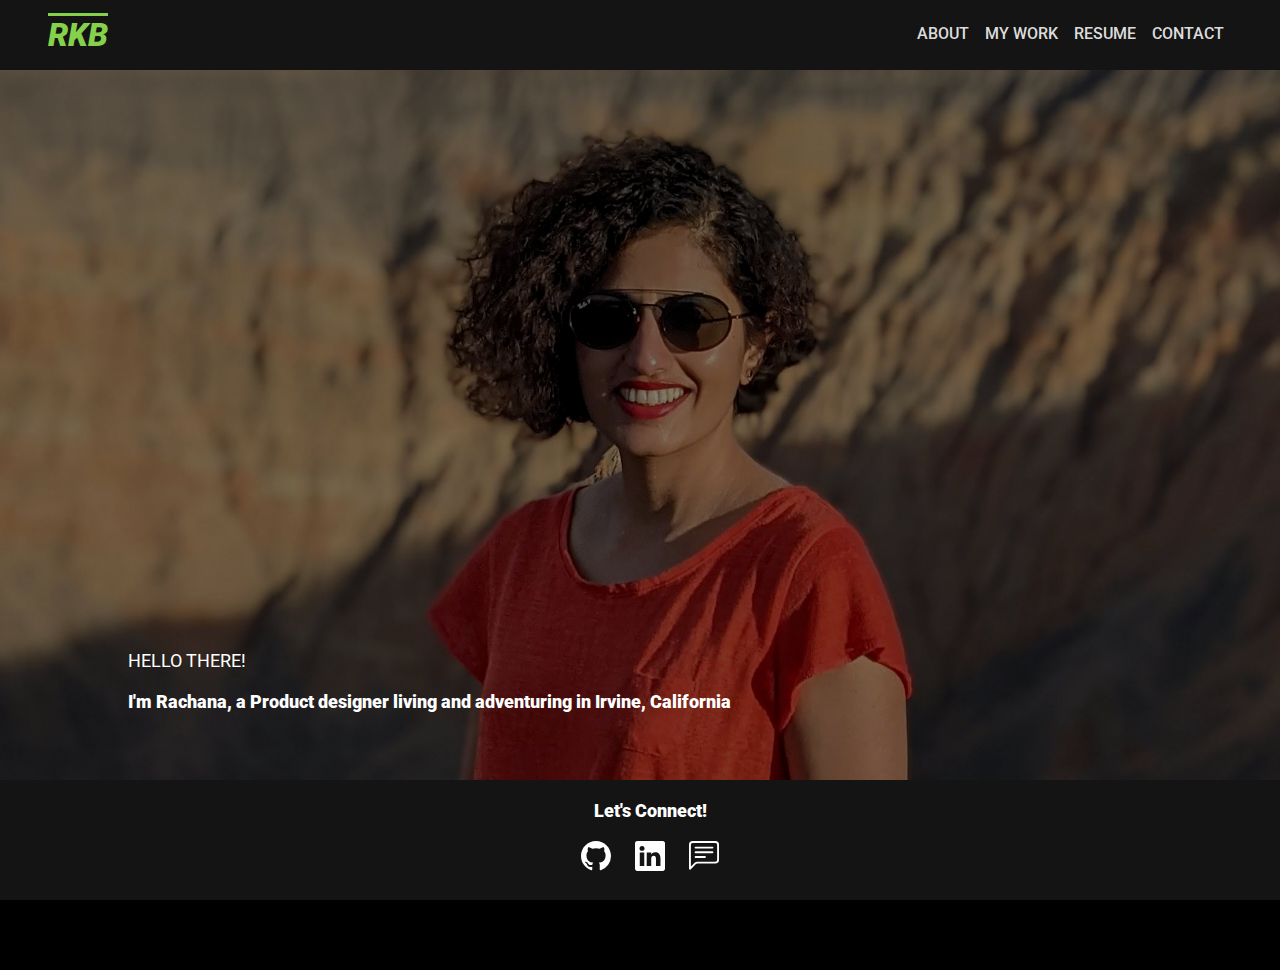
<file: index.html>
<html>
  <head>
    <meta charset="utf-8" />
    <meta http-equiv="X-UA-Compatible" content="IE=edge" />
    <title>RKB</title>
    <meta name="viewport" content="width=device-width, initial-scale=1" />
    <link rel="stylesheet" type="text/css" media="screen" href="css/style.css" />
  </head>
  <body>


    <!-- Nav Bar section -->
    <nav>
        <input type="checkbox" id="check" />
        <label for="check" class="menu">
            <svg xmlns="http://www.w3.org/2000/svg" width="30" height="30" fill="currentColor" class="bi bi-list" viewBox="0 0 16 16">
                <path fill-rule="evenodd" d="M2.5 12a.5.5 0 0 1 .5-.5h10a.5.5 0 0 1 0 1H3a.5.5 0 0 1-.5-.5m0-4a.5.5 0 0 1 .5-.5h10a.5.5 0 0 1 0 1H3a.5.5 0 0 1-.5-.5m0-4a.5.5 0 0 1 .5-.5h10a.5.5 0 0 1 0 1H3a.5.5 0 0 1-.5-.5"/>
              </svg>
        </label>
      <div class="logo">
        <h1>RKB</h1>
      </div>
      <div class="nav-items">
        <ul class="overview">
            <li>
                <a href="#"
                  ><svg xmlns="http://www.w3.org/2000/svg" width="16" height="16" fill="currentColor" class="bi bi-person-lines-fill" viewBox="0 0 16 16">
                    <path d="M6 8a3 3 0 1 0 0-6 3 3 0 0 0 0 6m-5 6s-1 0-1-1 1-4 6-4 6 3 6 4-1 1-1 1zM11 3.5a.5.5 0 0 1 .5-.5h4a.5.5 0 0 1 0 1h-4a.5.5 0 0 1-.5-.5m.5 2.5a.5.5 0 0 0 0 1h4a.5.5 0 0 0 0-1zm2 3a.5.5 0 0 0 0 1h2a.5.5 0 0 0 0-1zm0 3a.5.5 0 0 0 0 1h2a.5.5 0 0 0 0-1z"/>
                  </svg>
                  ABOUT</a
                >
              </li>
              <li>
                <a href="#">
                    <svg xmlns="http://www.w3.org/2000/svg" width="16" height="16" fill="currentColor" class="bi bi-card-checklist" viewBox="0 0 16 16">
                        <path d="M14.5 3a.5.5 0 0 1 .5.5v9a.5.5 0 0 1-.5.5h-13a.5.5 0 0 1-.5-.5v-9a.5.5 0 0 1 .5-.5zm-13-1A1.5 1.5 0 0 0 0 3.5v9A1.5 1.5 0 0 0 1.5 14h13a1.5 1.5 0 0 0 1.5-1.5v-9A1.5 1.5 0 0 0 14.5 2z"/>
                        <path d="M7 5.5a.5.5 0 0 1 .5-.5h5a.5.5 0 0 1 0 1h-5a.5.5 0 0 1-.5-.5m-1.496-.854a.5.5 0 0 1 0 .708l-1.5 1.5a.5.5 0 0 1-.708 0l-.5-.5a.5.5 0 1 1 .708-.708l.146.147 1.146-1.147a.5.5 0 0 1 .708 0M7 9.5a.5.5 0 0 1 .5-.5h5a.5.5 0 0 1 0 1h-5a.5.5 0 0 1-.5-.5m-1.496-.854a.5.5 0 0 1 0 .708l-1.5 1.5a.5.5 0 0 1-.708 0l-.5-.5a.5.5 0 0 1 .708-.708l.146.147 1.146-1.147a.5.5 0 0 1 .708 0"/>
                      </svg>
                  MY WORK</a
                >
              </li>
              <li>
                <a href="#"
                  ><svg xmlns="http://www.w3.org/2000/svg" width="16" height="16" fill="currentColor" class="bi bi-file-earmark-text-fill" viewBox="0 0 16 16">
                    <path d="M9.293 0H4a2 2 0 0 0-2 2v12a2 2 0 0 0 2 2h8a2 2 0 0 0 2-2V4.707A1 1 0 0 0 13.707 4L10 .293A1 1 0 0 0 9.293 0M9.5 3.5v-2l3 3h-2a1 1 0 0 1-1-1M4.5 9a.5.5 0 0 1 0-1h7a.5.5 0 0 1 0 1zM4 10.5a.5.5 0 0 1 .5-.5h7a.5.5 0 0 1 0 1h-7a.5.5 0 0 1-.5-.5m.5 2.5a.5.5 0 0 1 0-1h4a.5.5 0 0 1 0 1z"/>
                  </svg>
                  RESUME</a
                >
              </li>
              <li>
                <a href="#"
                  ><svg xmlns="http://www.w3.org/2000/svg" width="16" height="16" fill="currentColor" class="bi bi-chat-left-text-fill" viewBox="0 0 16 16">
                    <path d="M0 2a2 2 0 0 1 2-2h12a2 2 0 0 1 2 2v8a2 2 0 0 1-2 2H4.414a1 1 0 0 0-.707.293L.854 15.146A.5.5 0 0 1 0 14.793zm3.5 1a.5.5 0 0 0 0 1h9a.5.5 0 0 0 0-1zm0 2.5a.5.5 0 0 0 0 1h9a.5.5 0 0 0 0-1zm0 2.5a.5.5 0 0 0 0 1h5a.5.5 0 0 0 0-1z"/>
                  </svg>
                  CONTACT</a
                >
              </li>
            </ul>
      </div>
    </nav>
    

    <!-- Hero section -->

    <div class="div-hero-section">
          <div class="div-hero-introduction">
            <p class="p-hero-greeting">HELLO THERE!</p>
            <p class="p-hero-intro">I'm Rachana, a Product designer living and adventuring in Irvine, California</p>
          </div>
    </div>


    
    <!-- Footer section -->

    <div class="footer">
        <p class="footer-text-center">Let's Connect!</p>
        <div class="footer_icons">
            <a href="https://github.com/digitalocean" class="icon-style" alt="Github icon"> <svg xmlns="http://www.w3.org/2000/svg" width="30" height="30" fill="currentColor" class="bi bi-github" viewBox="0 0 16 16">
                <path d="M8 0C3.58 0 0 3.58 0 8c0 3.54 2.29 6.53 5.47 7.59.4.07.55-.17.55-.38 0-.19-.01-.82-.01-1.49-2.01.37-2.53-.49-2.69-.94-.09-.23-.48-.94-.82-1.13-.28-.15-.68-.52-.01-.53.63-.01 1.08.58 1.23.82.72 1.21 1.87.87 2.33.66.07-.52.28-.87.51-1.07-1.78-.2-3.64-.89-3.64-3.95 0-.87.31-1.59.82-2.15-.08-.2-.36-1.02.08-2.12 0 0 .67-.21 2.2.82.64-.18 1.32-.27 2-.27.68 0 1.36.09 2 .27 1.53-1.04 2.2-.82 2.2-.82.44 1.1.16 1.92.08 2.12.51.56.82 1.27.82 2.15 0 3.07-1.87 3.75-3.65 3.95.29.25.54.73.54 1.48 0 1.07-.01 1.93-.01 2.2 0 .21.15.46.55.38A8.012 8.012 0 0 0 16 8c0-4.42-3.58-8-8-8"/>
              </svg></a>
            <a href="https://www.linkedin.com/in/rachana-kodagana-balakrishna-a1316a224/" class="icon-style" alt="linkedin icon"> <svg xmlns="http://www.w3.org/2000/svg" width="30" height="30" fill="currentColor" class="bi bi-linkedin" viewBox="0 0 16 16">
                <path d="M0 1.146C0 .513.526 0 1.175 0h13.65C15.474 0 16 .513 16 1.146v13.708c0 .633-.526 1.146-1.175 1.146H1.175C.526 16 0 15.487 0 14.854V1.146zm4.943 12.248V6.169H2.542v7.225h2.401m-1.2-8.212c.837 0 1.358-.554 1.358-1.248-.015-.709-.52-1.248-1.342-1.248-.822 0-1.359.54-1.359 1.248 0 .694.521 1.248 1.327 1.248h.016zm4.908 8.212V9.359c0-.216.016-.432.08-.586.173-.431.568-.878 1.232-.878.869 0 1.216.662 1.216 1.634v3.865h2.401V9.25c0-2.22-1.184-3.252-2.764-3.252-1.274 0-1.845.7-2.165 1.193v.025h-.016a5.54 5.54 0 0 1 .016-.025V6.169h-2.4c.03.678 0 7.225 0 7.225h2.4"/>
              </svg></a>
            <a href="mailto: rachana.kodagana2009@gmail.com" class="icon-style" alt="linkedin icon"> <svg xmlns="http://www.w3.org/2000/svg" width="30" height="30" fill="currentColor" class="bi bi-chat-left-text" viewBox="0 0 16 16">
                <path d="M14 1a1 1 0 0 1 1 1v8a1 1 0 0 1-1 1H4.414A2 2 0 0 0 3 11.586l-2 2V2a1 1 0 0 1 1-1zM2 0a2 2 0 0 0-2 2v12.793a.5.5 0 0 0 .854.353l2.853-2.853A1 1 0 0 1 4.414 12H14a2 2 0 0 0 2-2V2a2 2 0 0 0-2-2z"/>
                <path d="M3 3.5a.5.5 0 0 1 .5-.5h9a.5.5 0 0 1 0 1h-9a.5.5 0 0 1-.5-.5M3 6a.5.5 0 0 1 .5-.5h9a.5.5 0 0 1 0 1h-9A.5.5 0 0 1 3 6m0 2.5a.5.5 0 0 1 .5-.5h5a.5.5 0 0 1 0 1h-5a.5.5 0 0 1-.5-.5"/>
              </svg></a>
        </div>
    </div>
  </body>
</html>
</file>
<file: css/style.css>
@import url('https://fonts.googleapis.com/css2?family=Roboto:ital,wght@0,300;0,400;0,500;0,700;1,300;1,400;1,500;1,700&display=swap');



  * {
    margin: 0;
    padding: 0;
    box-sizing: border-box;
    font-family: "Roboto", sans-serif;
  }
  

  /* Nav */
  nav {
    height: 70px;
    width: 100%;
    background: rgb(20, 20, 20);
    color: rgb(220, 220, 220);
    padding: 0 2rem;
    display: flex;
    justify-content: space-between;
    align-items: center;
    position: sticky;
    top: 0;
    z-index: 99;
  }
  nav svg {
    display: none;
  }
  .logo h1 {
    text-decoration: overline;
    font-style: italic;
    font-weight: 900;
    color: #86D14C;
    cursor: pointer;
    margin: 0 1rem;
  }
  .nav-items {
    display: flex;
    justify-content: space-between;
  }
  .overview {
    display: flex;
  }
  .overview {
    margin-right: 1rem;
  }
  .nav-items h3 {
    display: none;
  }
  nav li {
    list-style: none;
    margin: 0 0.5rem;
    font-weight: 500;
  }
  nav a {
    text-decoration: none;
    color: rgb(220, 220, 220);
  }
  nav a:hover {
    color: #86D14C;
    
  }
  nav a::after {
    content: "";
    display: block;
    height: 4px;
    background: #86D14C;
    width: 0%;
    transition: all ease-in-out 300ms;
  }
  nav a:hover::after {
    width: 100%;
  }
  #check,
  .menu {
    display: none;
  }
  
  /* Hero section */
  .div-hero-section {
    height: 100vh;
    width: 100%;
    background: rgb(0, 0, 0);
    background-size: cover;

    /* Flexbox stuff */
    display: flex;
    justify-content: center;
    align-items: center;

    background-image: linear-gradient(rgba(0, 0, 0, 0.5),rgba(0, 0, 0, 0.5)), url('../images/profilePic.png');
    background-size: cover;
    background-position: center center;
    background-repeat: no-repeat;
    background-attachment: fixed;

  }

  .div-hero-introduction {
    text-align:center;
    position: absolute;
    top: 70%;
    left: 10%;
  }

  .p-hero-greeting{
    font-size:large;
    font-weight:400;
    color: white;
    padding-top: 20px;
    text-align: left;
    float:none;
  }

  .p-hero-intro {
    font-size:large;
    font-weight:900;
    color: white;
    padding-top: 20px;
    text-align: left;
    float:none;
  }
  
  /* Responsive */
  @media (max-width: 750px) {
    .nav-items {
      position: fixed;
      top: 0;
      right: -250px;
      height: 100vh;
      width: 250px;
      flex-direction: column;
      justify-content: space-evenly;
      background: rgb(20, 20, 20);
      padding: 2rem;
      transition: all ease-in-out 500ms;
      
    }
    .overview {
      flex-direction: column;
      width: auto;
    }
    .overview {
      margin: 0;
    }
    .nav-items h3 {
      display: inline-block;
      font-weight: 400;
      text-transform: uppercase;
      font-size: large;
      margin-bottom: 1rem;
    }
    nav svg {
      display: inline-block;
      cursor: pointer;
      vertical-align: top;
    }
    nav li {
      margin: 1rem 0;
    }
    nav a {
      display: inline-block;
    }
    nav a:hover {
      margin-left: 2px;
      transition: all ease-in-out 300ms;
    }
    .menu {
      display: inline-block;
      position: fixed;
      right: 2.5rem;
      z-index: 99;
    }
    #check:checked ~ .nav-items {
      right: 0;
    }
  }

  

/* Footer */

.footer {
  position:fixed;
  bottom:0;
  left:0;
  width:100%;
  height: 120px;
  background-color: rgb(20, 20, 20);;
}


.footer-text-center {
  font-size:large;
  font-weight:900;
  color: white;
  padding-top: 20px;
  margin-left:20px;
  text-align: center;
  float:none;
}


  .footer_icons {
    padding-top: 20px;
    text-align:center;
    display:block;
  }
  
  .icon-style {
    height:30px;
    margin-left:20px;
    margin-top:5px;
    transition: all ease-in-out 300ms;
    color: white;
  }
  
  .icon-style:hover {
    color:#86D14C;
  }
</file>
